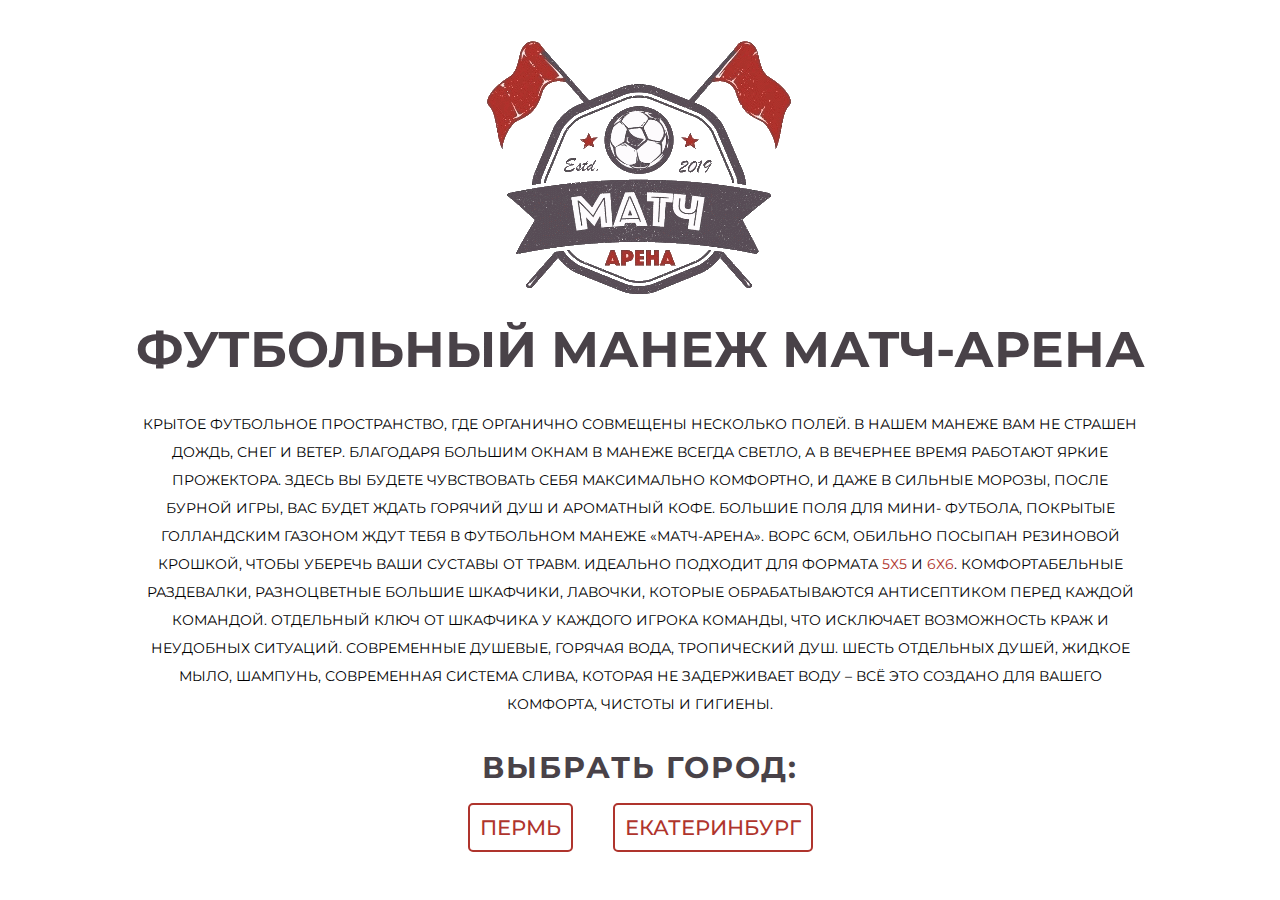
<file: index.html>
<!DOCTYPE html>
<html lang="ru">
  <head>
    <meta charset="UTF-8" />
    <meta name="viewport" content="width=device-width, initial-scale=1.0" />

    <!-- Yandex.Metrika counter -->
    <script type="text/javascript">
      (function (m, e, t, r, i, k, a) {
        m[i] =
          m[i] ||
          function () {
            (m[i].a = m[i].a || []).push(arguments);
          };
        m[i].l = 1 * new Date();
        (k = e.createElement(t)),
          (a = e.getElementsByTagName(t)[0]),
          (k.async = 1),
          (k.src = r),
          a.parentNode.insertBefore(k, a);
      })(
        window,
        document,
        "script",
        "https://mc.yandex.ru/metrika/tag.js",
        "ym"
      );

      ym(70676062, "init", {
        clickmap: true,
        trackLinks: true,
        accurateTrackBounce: true,
      });
    </script>
    <noscript
      ><div>
        <img
          src="https://mc.yandex.ru/watch/70676062"
          style="position: absolute; left: -9999px"
          alt=""
        /></div
    ></noscript>
    <!-- /Yandex.Metrika counter -->

    <!-- Google Tag Manager -->
    <script>
      (function (w, d, s, l, i) {
        w[l] = w[l] || [];
        w[l].push({ "gtm.start": new Date().getTime(), event: "gtm.js" });
        var f = d.getElementsByTagName(s)[0],
          j = d.createElement(s),
          dl = l != "dataLayer" ? "&l=" + l : "";
        j.async = true;
        j.src = "https://www.googletagmanager.com/gtm.js?id=" + i + dl;
        f.parentNode.insertBefore(j, f);
      })(window, document, "script", "dataLayer", "GTM-MMDNGN7");
    </script>
    <!-- End Google Tag Manager -->

    <meta
      name="description"
      content="Футбольный манеж Матч-Арена. Аренда футбольного поля в Перми и Екатеринбурге. Футбольные турниры, футбол для детей и взрослых в любую погоду"
    />
    <meta
      name="Keywords"
      content="аренда поле,
      футбольный манеж,
      аренда поля,
      футбольный зал,
      футбольные залы,
      аренда футбольного,
      футбольный аренда,
      футбол зал,
      футбол залы,
      аренда футбольного поля,
      мини футбольное поле,
      искусственное футбольное поле,
      футбол в зале,
      крытый манеж,
      мини футбол залы,
      манеж футбол,
      аренда манежа,
      манеж аренда,
      футбольный спортивный зал,
      зал для мини футбола,
      футбол зал аренда,
      крытое футбольное поле,
      футбольное поле с искусственным покрытием,
      аренда футбольного зала,
      футбольные залы аренда,
      футбольный зал аренда,
      мини футбол аренда,
      крытый футбольный манеж,
      игровое футбольное поле,
      аренда зала для футбола,
      манеж для футбола,
      игровые площадки футбольные поля,
      футбольное поле играть,
      новые футбольные поля,
      футбольный манеж аренда,
      мини футбольные залы,
      мини футбольный зал,
      футбол поле аренда,
      мини футбол залы аренда,
      спортивные залы футбол,
      спортивный зал футбол,
      взять поле в аренду,
      аренда поля для футбола,
      футбольное поле 8 на 8,
      найти футбольное поле,
      аренда крытого поля,
      аренда мини поля,
      аренда зала для мини футбола,
      футбольное поле лучшие,
      аренда крытого футбольного поля,
      снять футбольное поле,
      маленькое футбольное поле,
      футбольный манеж адрес,
      снять зал для футбола,
      футбольный манеж цена,
      поле в аренду цена,
      залы для игры в футбол,
      аренда мини футбольного поля,
      аренда манежа для футбола,
      футбольное поле манеж,
      манеж урал,
      футбол в зале играть,
      футбольный манеж стоимость,
      аренда поля для мини футбола,
      аренда поля стоимость,
      аренда футбольного поля цена,
      снять поле в аренду,
      аренда мини футбольного зала,
      мини футбольные залы аренда,
      крытый манеж для футбола,
      аренда закрытого футбольного поля,
      мини футбольные манежи,
      мини футбол манеж,
      размеры футбольных манежей,
      надувной манеж для футбола,
      манеж футбол цена,
      аренда футбольного поля стоимость,
      аренда манежа для детей,
      крытый футбольный манеж стоимость,
      аренда искусственного футбольного поля,
      аренда спортивного зала мини футбол"
    />
    <link rel="shortcut icon" href="img/favicon.ico" type="image/x-icon" />
    <link rel="stylesheet" href="./style_main.css" />
    <link
      href="https://fonts.googleapis.com/css2?family=Montserrat:ital,wght@0,100;0,200;0,300;0,400;0,500;0,600;0,700;0,800;0,900;1,100;1,200;1,300;1,400;1,500;1,600;1,700;1,800;1,900&display=swap"
      rel="stylesheet"
    />
    <title>Матч-Арена. Аренда футбольных полей</title>
  </head>
  <body>
    <!-- Google Tag Manager (noscript) -->
    <noscript
      ><iframe
        src="https://www.googletagmanager.com/ns.html?id=GTM-MMDNGN7"
        height="0"
        width="0"
        style="display: none; visibility: hidden"
      ></iframe
    ></noscript>
    <!-- End Google Tag Manager (noscript) -->

    <div class="outer">
      <div class="inner">
        <header class="logo">
          <a href="index.html"><img src="img/logo.png" alt="logo" /></a>
        </header>
        <h1>Футбольный манеж Матч-Арена</h1>
        <section>
          <article>
            <div class="pc-text">
              <p>
                КРЫТОЕ ФУТБОЛЬНОЕ ПРОСТРАНСТВО, ГДЕ ОРГАНИЧНО СОВМЕЩЕНЫ
                НЕСКОЛЬКО ПОЛЕЙ. В НАШЕМ МАНЕЖЕ ВАМ НЕ СТРАШЕН ДОЖДЬ, СНЕГ И
                ВЕТЕР. БЛАГОДАРЯ БОЛЬШИМ ОКНАМ В МАНЕЖЕ ВСЕГДА СВЕТЛО, А В
                ВЕЧЕРНЕЕ ВРЕМЯ РАБОТАЮТ ЯРКИЕ ПРОЖЕКТОРА. ЗДЕСЬ ВЫ БУДЕТЕ
                ЧУВСТВОВАТЬ СЕБЯ МАКСИМАЛЬНО КОМФОРТНО, И ДАЖЕ В СИЛЬНЫЕ МОРОЗЫ,
                ПОСЛЕ БУРНОЙ ИГРЫ, ВАС БУДЕТ ЖДАТЬ ГОРЯЧИЙ ДУШ И АРОМАТНЫЙ КОФЕ.
                БОЛЬШИЕ ПОЛЯ ДЛЯ МИНИ- ФУТБОЛА, ПОКРЫТЫЕ ГОЛЛАНДСКИМ ГАЗОНОМ
                ЖДУТ ТЕБЯ В ФУТБОЛЬНОМ МАНЕЖЕ «МАТЧ-АРЕНА». ВОРС 6СМ, ОБИЛЬНО
                ПОСЫПАН РЕЗИНОВОЙ КРОШКОЙ, ЧТОБЫ УБЕРЕЧЬ ВАШИ СУСТАВЫ ОТ ТРАВМ.
                ИДЕАЛЬНО ПОДХОДИТ ДЛЯ ФОРМАТА
                <span>5Х5</span> И <span>6Х6</span>. КОМФОРТАБЕЛЬНЫЕ РАЗДЕВАЛКИ,
                РАЗНОЦВЕТНЫЕ БОЛЬШИЕ ШКАФЧИКИ, ЛАВОЧКИ, КОТОРЫЕ ОБРАБАТЫВАЮТСЯ
                АНТИСЕПТИКОМ ПЕРЕД КАЖДОЙ КОМАНДОЙ. ОТДЕЛЬНЫЙ КЛЮЧ ОТ ШКАФЧИКА У
                КАЖДОГО ИГРОКА КОМАНДЫ, ЧТО ИСКЛЮЧАЕТ ВОЗМОЖНОСТЬ КРАЖ И
                НЕУДОБНЫХ СИТУАЦИЙ. СОВРЕМЕННЫЕ ДУШЕВЫЕ, ГОРЯЧАЯ ВОДА,
                ТРОПИЧЕСКИЙ ДУШ. ШЕСТЬ ОТДЕЛЬНЫХ ДУШЕЙ, ЖИДКОЕ МЫЛО, ШАМПУНЬ,
                СОВРЕМЕННАЯ СИСТЕМА СЛИВА, КОТОРАЯ НЕ ЗАДЕРЖИВАЕТ ВОДУ – ВСЁ ЭТО
                СОЗДАНО ДЛЯ ВАШЕГО КОМФОРТА, ЧИСТОТЫ И ГИГИЕНЫ.
              </p>
            </div>
            <div class="m-text">
              <ul class="advantage">
                <li>Мини-футбол формата <span>5х5</span> и <span>6х6</span></li>
                <li>вместительная парковка</li>
                <li>футбольные поля (40*22м) с новым голландским покрытием</li>
                <li>тёплые раздевалки</li>
                <li>горячий душ / сауна</li>
                <li>кофе / кулер с питьевой водой</li>
              </ul>
            </div>
          </article>
        </section>
        <section>
          <h2>Выбрать город:</h2>
          <ul class="city-redir">
            <li><a href="./prm.html">Пермь</a></li>
            <li><a href="./ekb.html">Екатеринбург</a></li>
          </ul>
        </section>
      </div>
    </div>
    <script src="./animation.js"></script>
  </body>
</html>
</file>
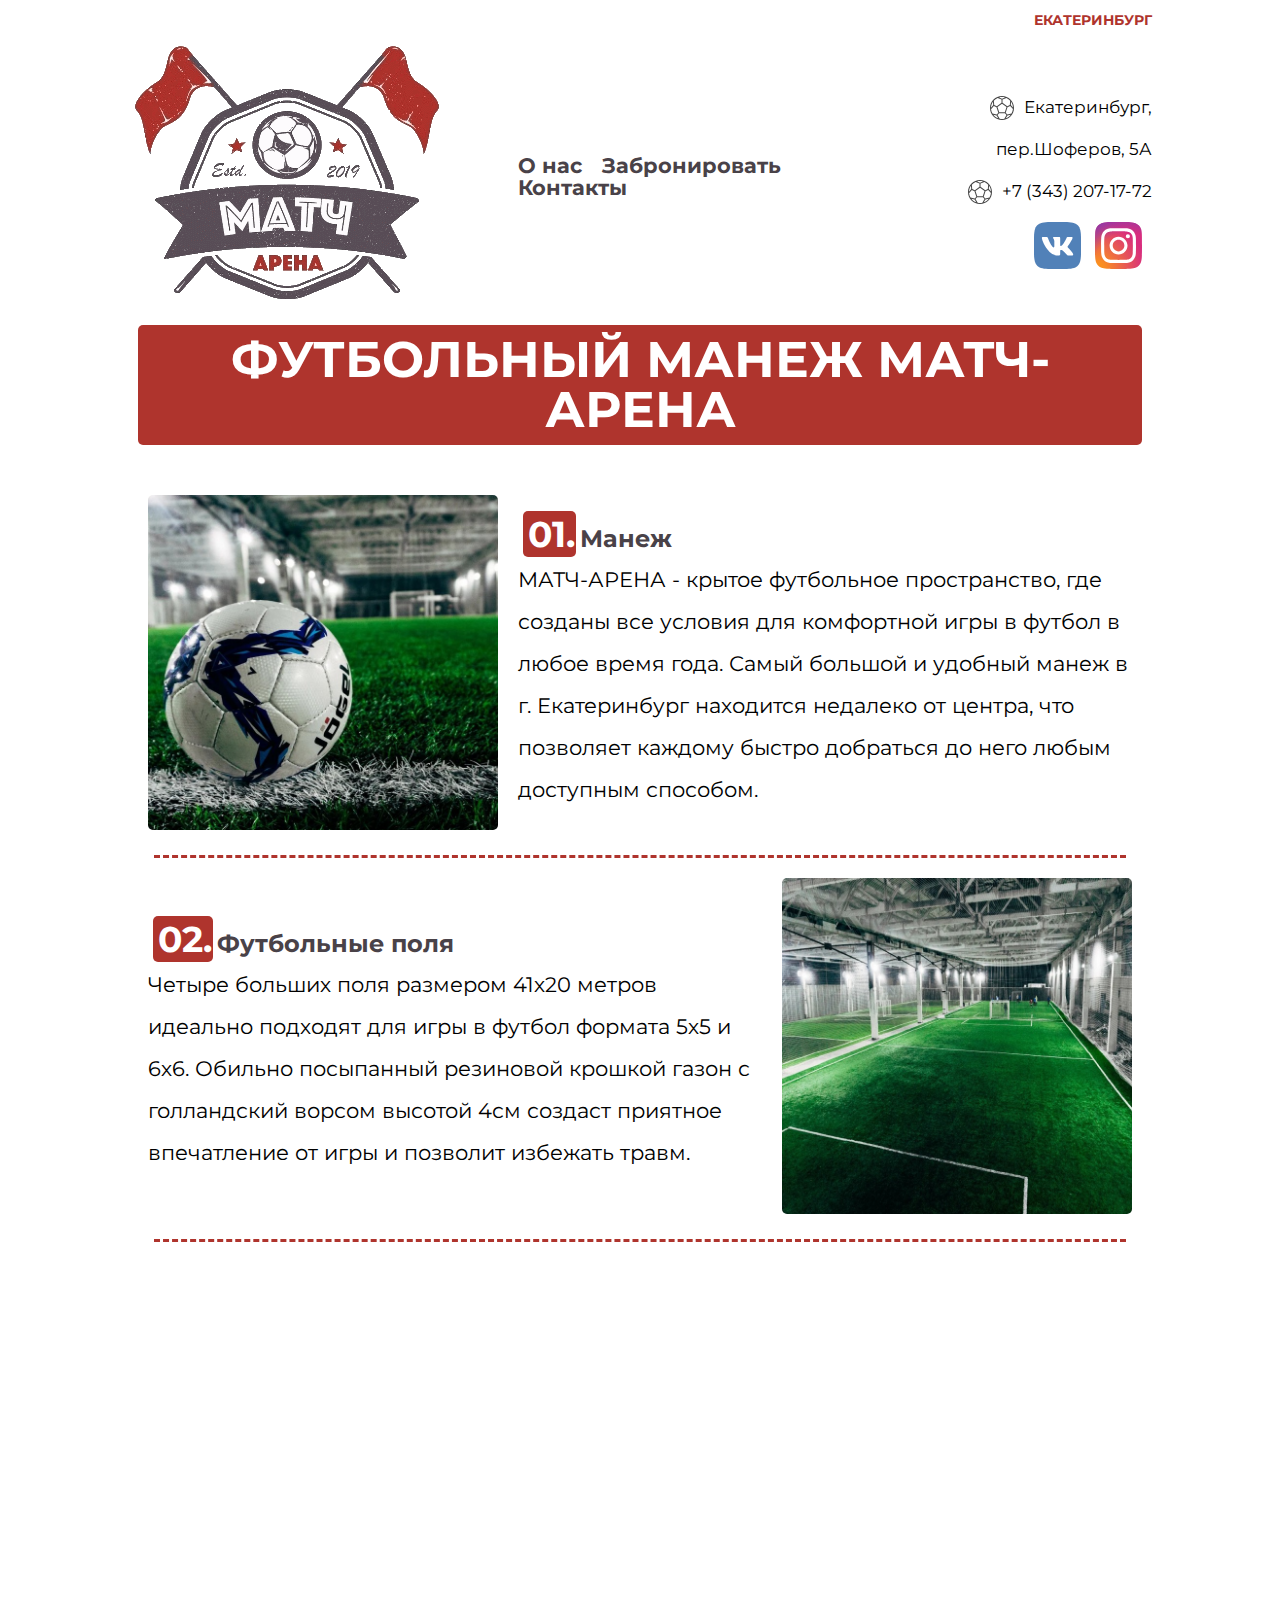
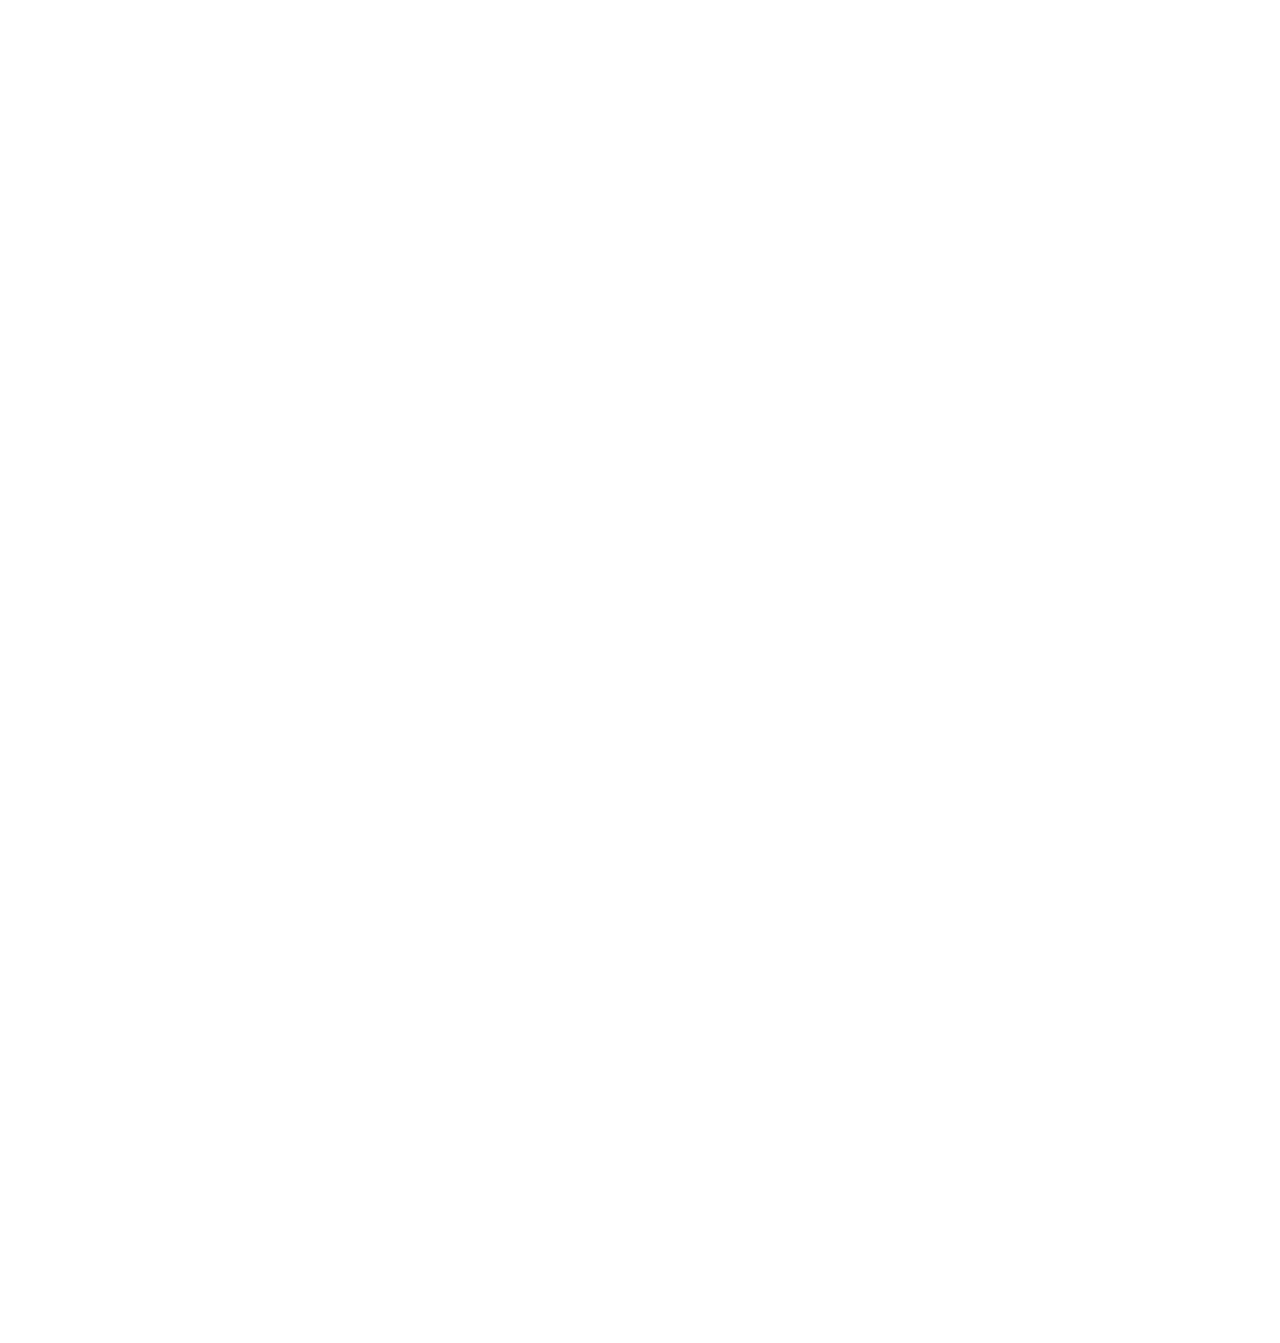
<file: ekb.html>
<!DOCTYPE html>
<html lang="ru">
  <head>
    <meta charset="UTF-8" />
    <meta name="viewport" content="width=device-width, initial-scale=1.0" />

    <!-- Yandex.Metrika counter -->
    <script type="text/javascript">
      (function (m, e, t, r, i, k, a) {
        m[i] =
          m[i] ||
          function () {
            (m[i].a = m[i].a || []).push(arguments);
          };
        m[i].l = 1 * new Date();
        (k = e.createElement(t)),
          (a = e.getElementsByTagName(t)[0]),
          (k.async = 1),
          (k.src = r),
          a.parentNode.insertBefore(k, a);
      })(
        window,
        document,
        "script",
        "https://mc.yandex.ru/metrika/tag.js",
        "ym"
      );

      ym(70676062, "init", {
        clickmap: true,
        trackLinks: true,
        accurateTrackBounce: true,
      });
    </script>
    <noscript
      ><div>
        <img
          src="https://mc.yandex.ru/watch/70676062"
          style="position: absolute; left: -9999px"
          alt=""
        /></div
    ></noscript>
    <!-- /Yandex.Metrika counter -->

    <!-- Google Tag Manager -->
    <script>
      (function (w, d, s, l, i) {
        w[l] = w[l] || [];
        w[l].push({ "gtm.start": new Date().getTime(), event: "gtm.js" });
        var f = d.getElementsByTagName(s)[0],
          j = d.createElement(s),
          dl = l != "dataLayer" ? "&l=" + l : "";
        j.async = true;
        j.src = "https://www.googletagmanager.com/gtm.js?id=" + i + dl;
        f.parentNode.insertBefore(j, f);
      })(window, document, "script", "dataLayer", "GTM-MMDNGN7");
    </script>
    <!-- End Google Tag Manager -->

    <meta
      name="description"
      content="Футбольный манеж Матч-Арена. Аренда футбольного поля в г.Екатеринбург. Футбольные турниры, футбол для детей и взрослых в любую погоду"
    />
    <meta
      name="Keywords"
      content="аренда поле,
      футбольный манеж,
      аренда поля,
      футбольный зал,
      футбольные залы,
      аренда футбольного,
      футбольный аренда,
      футбол зал,
      футбол залы,
      аренда футбольного поля,
      мини футбольное поле,
      искусственное футбольное поле,
      футбол в зале,
      крытый манеж,
      мини футбол залы,
      манеж футбол,
      аренда манежа,
      манеж аренда,
      футбольный спортивный зал,
      манеж екатеринбург,
      зал для мини футбола,
      футбол зал аренда,
      мини футбол екатеринбург,
      крытое футбольное поле,
      футбольное поле с искусственным покрытием,
      аренда футбольного зала,
      футбольные залы аренда,
      футбольный зал аренда,
      мини футбол аренда,
      крытый футбольный манеж,
      игровое футбольное поле,
      аренда зала для футбола,
      манеж для футбола,
      игровые площадки футбольные поля,
      футбольное поле играть,
      новые футбольные поля,
      футбольный манеж аренда,
      мини футбольные залы,
      мини футбольный зал,
      футбол поле аренда,
      мини футбол залы аренда,
      спортивные залы футбол,
      спортивный зал футбол,
      взять поле в аренду,
      аренда поля для футбола,
      футбольное поле 8 на 8,
      найти футбольное поле,
      аренда крытого поля,
      аренда мини поля,
      аренда зала для мини футбола,
      футбольное поле лучшие,
      аренда крытого футбольного поля,
      снять футбольное поле,
      маленькое футбольное поле,
      футбольный манеж адрес,
      снять зал для футбола,
      футбольный манеж цена,
      поле в аренду цена,
      залы для игры в футбол,
      аренда мини футбольного поля,
      аренда манежа для футбола,
      футбольное поле манеж,
      манеж урал,
      футбол в зале играть,
      футбольный манеж стоимость,
      аренда поля для мини футбола,
      аренда поля стоимость,
      аренда футбольного поля цена,
      снять поле в аренду,
      аренда мини футбольного зала,
      мини футбольные залы аренда,
      крытый манеж для футбола,
      аренда поля екатеринбург,
      аренда закрытого футбольного поля,
      манеж урал екатеринбург,
      мини футбольные манежи,
      мини футбол манеж,
      аренда футбольного поля екатеринбург,
      футбольный манеж екатеринбург,
      размеры футбольных манежей,
      надувной манеж для футбола,
      манеж футбол цена,
      аренда футбольного поля стоимость,
      аренда манежа для детей,
      крытый футбольный манеж стоимость,
      аренда искусственного футбольного поля,
      аренда зала для мини футбола екатеринбург,
      аренда зала для футбола в екатеринбурге,
      аренда спортивного зала мини футбол"
    />
    <link rel="shortcut icon" href="img/favicon.ico" type="image/x-icon" />
    <link rel="stylesheet" href="./style.css" />
    <link
      href="https://fonts.googleapis.com/css2?family=Montserrat:ital,wght@0,100;0,200;0,300;0,400;0,500;0,600;0,700;0,800;0,900;1,100;1,200;1,300;1,400;1,500;1,600;1,700;1,800;1,900&display=swap"
      rel="stylesheet"
    />
    <link
      href="https://fonts.googleapis.com/css2?family=Philosopher:ital,wght@0,400;0,700;1,400;1,700&display=swap"
      rel="stylesheet"
    />

    <!-- Bookform widget -->
    <script>
      (function (w, d, s, o, f, js, fjs) {
        w["BookformObject"] = o;
        w[o] =
          w[o] ||
          function () {
            (w[o].q = w[o].q || []).push(arguments);
          };
        (js = d.createElement(s)), (fjs = d.getElementsByTagName(s)[0]);
        js.id = o;
        js.src = f;
        js.async = 1;
        fjs.parentNode.insertBefore(js, fjs);
      })(
        window,
        document,
        "script",
        "Bookform",
        "https://widget.bookform.ru/45116/js"
      );
      Bookform("floatingButton", { id: 45116 });
    </script>
    <!-- End Bookform widget -->

    <title>Матч-Арена. Футбольный манеж в Екатеринбурге</title>
  </head>
  <body>
    <!-- Google Tag Manager (noscript) -->
    <noscript
      ><iframe
        src="https://www.googletagmanager.com/ns.html?id=GTM-MMDNGN7"
        height="0"
        width="0"
        style="display: none; visibility: hidden"
      ></iframe
    ></noscript>
    <!-- End Google Tag Manager (noscript) -->

    <!-- Выбор города -->
    <div class="wrapper">
      <div class="dropdown">
        <a class="city​-selection">Выбрать город</a>
        <div class="dropdown-child">
          <a href="./prm.html">Пермь</a>
          <a href="./ekb.html">Екатеринбург</a>
        </div>
      </div>
    </div>
    <!-- Хэдер -->
    <header>
      <!-- Логотип -->
      <div class="logo">
        <a href="./"><img src="img/logo.png" alt="logo" /></a>
      </div>
      <!-- Меню -->
      <nav class="menu">
        <ul>
          <li><a href="#about">О нас</a></li>
          <li><a href="#booking">Забронировать</a></li>
          <li><a href="#contacts">Контакты</a></li>
        </ul>
      </nav>
      <!-- Хэддер контакты -->
      <ul class="header-contacts">
        <li><img src="./img/ball.svg" />Екатеринбург, пер.Шоферов, 5А</li>
        <li>
          <img src="./img/ball.svg" /><a href="tel:+73432071772"
            >+7 (343) 207-17-72</a
          >
        </li>
        <li>
          <a href="https://vk.com/match_arena_ekb" target="_blank"
            ><img src="img/vk-logo.svg" alt="Vkontakte" width="57" height="57"
          /></a>
          <a href="https://www.instagram.com/match_arena_ekb/" target="_blank"
            ><img
              src="img/instagram-logo.svg"
              alt="Instagram"
              width="57"
              height="57"
          /></a>
        </li>
      </ul>
    </header>
    <!-- Основной контент -->
    <main>
      <h1>Футбольный манеж Матч-Арена</h1>
      <!-- Раздел "О нас" -->
      <section class="about" id="about">
        <h2>О нас</h2>
        <!-- Список преимуществ -->
        <ul>
          <li class="anim">
            <article>
              <div>
                <figure>
                  <img src="img/5-1.jpg" alt="Манеж" />
                </figure>
              </div>
              <div>
                <h3><span>01.</span>Манеж</h3>
                <p>
                  МАТЧ-АРЕНА - крытое футбольное пространство, где созданы все
                  условия для комфортной игры в футбол в любое время года. Самый
                  большой и удобный манеж в г. Екатеринбург находится недалеко
                  от центра, что позволяет каждому быстро добраться до него
                  любым доступным способом.
                </p>
              </div>
            </article>
          </li>
          <li class="anim">
            <article>
              <div>
                <figure>
                  <img src="img/6-1.jpg" alt="Футбольные поля" />
                </figure>
              </div>
              <div>
                <h3><span>02.</span>Футбольные поля</h3>
                <p>
                  Четыре больших поля размером 41х20 метров идеально подходят
                  для игры в футбол формата 5х5 и 6х6. Обильно посыпанный
                  резиновой крошкой газон с голландский ворсом высотой 4см
                  создаст приятное впечатление от игры и позволит избежать
                  травм.
                </p>
              </div>
            </article>
          </li>
          <li class="anim">
            <article>
              <div>
                <figure>
                  <img src="img/7-1.jpg" alt="Раздевалки" />
                </figure>
              </div>
              <div>
                <h3><span>03.</span>Раздевалки</h3>
                <p>
                  Восемь вместительных теплых раздевалок с мягкими сидениями
                  позволят командам подготовиться к предстоящей игре или
                  тренировке. Каждая раздевалка закрывается на ключ для
                  сохранности вашего имущества и ценных вещей.
                </p>
              </div>
            </article>
          </li>
          <li class="anim">
            <article>
              <div>
                <figure>
                  <img src="img/8-1.jpg" alt="Душевые" />
                </figure>
              </div>
              <div>
                <h3><span>04.</span>Душ и сауна</h3>
                <p>
                  После игры всегда можно воспользоваться современной душевой,
                  рассчитанной на 7 человек, и горячей сауной для всей вашей
                  команды.
                </p>
              </div>
            </article>
          </li>
          <!-- <li class="anim">
            <article>
              <div>
                <figure>
                  <img src="img/9-1.jpg" alt="Сауна" />
                </figure>
              </div>
              <div>
                <h3><span>05.</span>Сауна</h3>
                <p>
                  И, пожалуй, визитная карточка нашего манежа – это сауна. Как
                  приятно посидеть в нагретой сауне после спорта, особенно,
                  когда на улице -25*С. Погреться, расслабиться. Сауна - зона
                  комфорта и расслабления. Кто-то позволяет себе отдохнуть телом
                  и душой изредка, поэтому поход в сауну — целое событие.
                </p>
              </div>
            </article>
          </li> -->
        </ul>
      </section>

      <!-- Блок брони -->
      <section class="booking anim" id="booking">
        <div class="price-list">
          <ul>
            <li>
              <span>ПН - ПТ с 10:00 до 16:00*</span>
            </li>
            <li>
              <span>ПН - ПТ с 16:00 до 18:00</span>
            </li>
            <li>
              <span>ПН - ПТ с 18:00 до 00:00</span>
            </li>
            <li>
              <span>Суббота*</span>
            </li>
            <li>
              <span>Воскресенье</span>
            </li>
          </ul>

          <ul>
            <li>
              <span>1500 ₽/ч</span>
            </li>
            <li>
              <span>2000 ₽/ч</span>
            </li>
            <li>
              <span>2500 ₽/ч</span>
            </li>
            <li>
              <span>2500 ₽/ч</span>
            </li>
            <li>
              <span>2500 ₽/ч</span>
            </li>
          </ul>
        </div>
        <span>*Скидка при бронировании от 2-х часов</span>
        <a class="self_book_btn">
          <svg>
            <rect x="0" y="0" fill="none" width="100%" height="100%" />
          </svg>
          Забронировать
        </a>
      </section>

      <!-- Контакты -->
      <section class="contacts anim" id="contacts">
        <div>
          <h2>Контакты</h2>
          <ul>
            <li>
              <span>Адрес:</span>
              <p>г.Екатеринбург, пер.Шоферов, 5А</p>
            </li>
            <li>
              <span>Телефон:</span>
              <a href="tel:+73432071772">+7 (343) 207-17-72</a>
            </li>
            <li>
              <span>E-mail:</span>
              <a href="mailto:football@leather-ball.ru"
                >football@leather-ball.ru</a
              >
            </li>
          </ul>
        </div>
        <div class="map">
          <iframe
            src="https://yandex.ru/map-widget/v1/?um=constructor%3A8f944c84a755243abe73e9d689287fc58a409e98745a2bf1c4f334cc5a3d434c&amp;source=constructor"
            width="500"
            height="400"
            frameborder="0"
          ></iframe>
        </div>
      </section>
    </main>

    <!-- Футер -->
    <footer class="anim">
      <span>Мы в соц.сетях</span>
      <div class="social">
        <a href="https://vk.com/match_arena_ekb" target="_blank"
          ><img src="img/vk-logo.svg" alt="Vkontakte" width="57" height="57"
        /></a>
        <a href="https://www.instagram.com/match_arena_ekb/" target="_blank"
          ><img
            src="img/instagram-logo.svg"
            alt="Instagram"
            width="57"
            height="57"
        /></a>
      </div>
    </footer>

    <!-- VK Widget -->
    <script
      type="text/javascript"
      src="//vk.com/js/api/openapi.js?140"
    ></script>
    <div id="vk_community_messages">&nbsp;</div>
    <script type="text/javascript">
      VK.Widgets.CommunityMessages("vk_community_messages", 198071790, {
        tooltipButtonText: "Есть вопрос?",
      });
    </script>
    <!-- VK Widget -->

    <div class="up-button" />
    <script src="./up-button.js"></script>
    <script src="./animation.js"></script>
  </body>
</html>
</file>
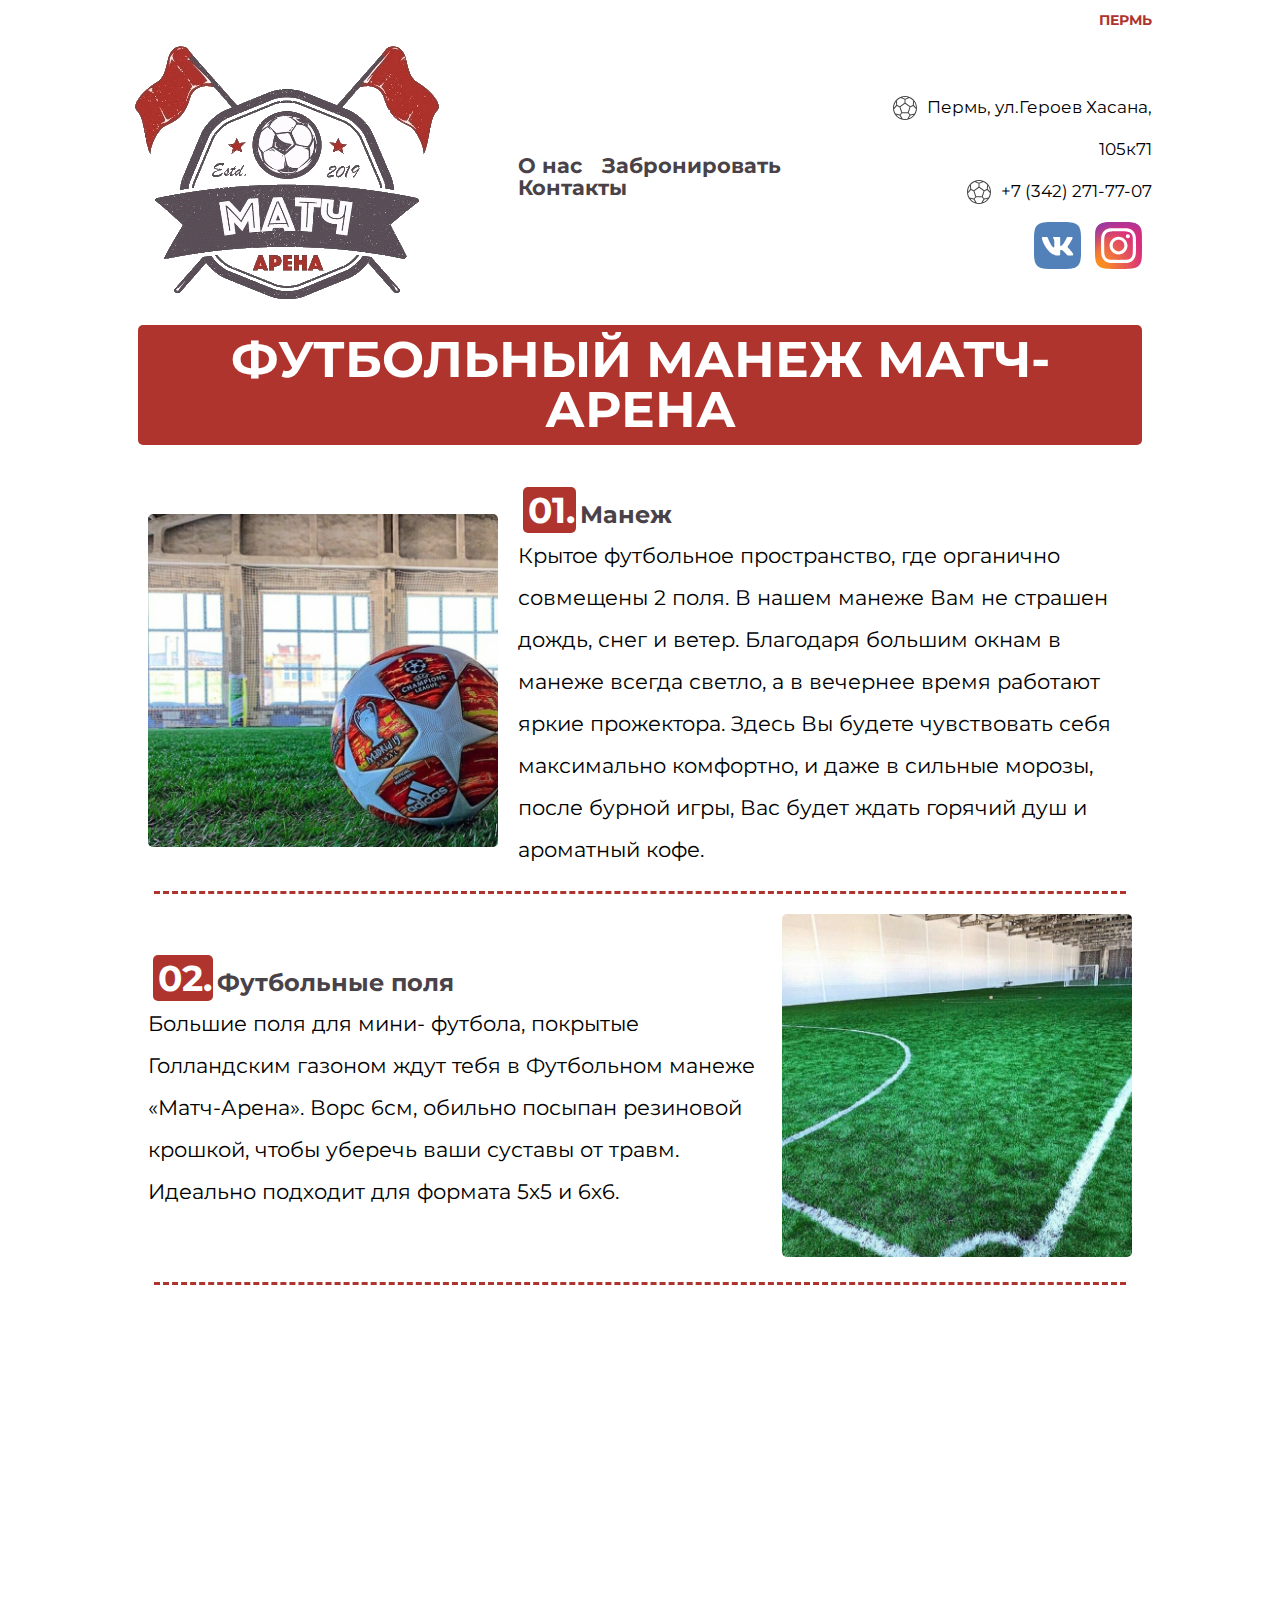
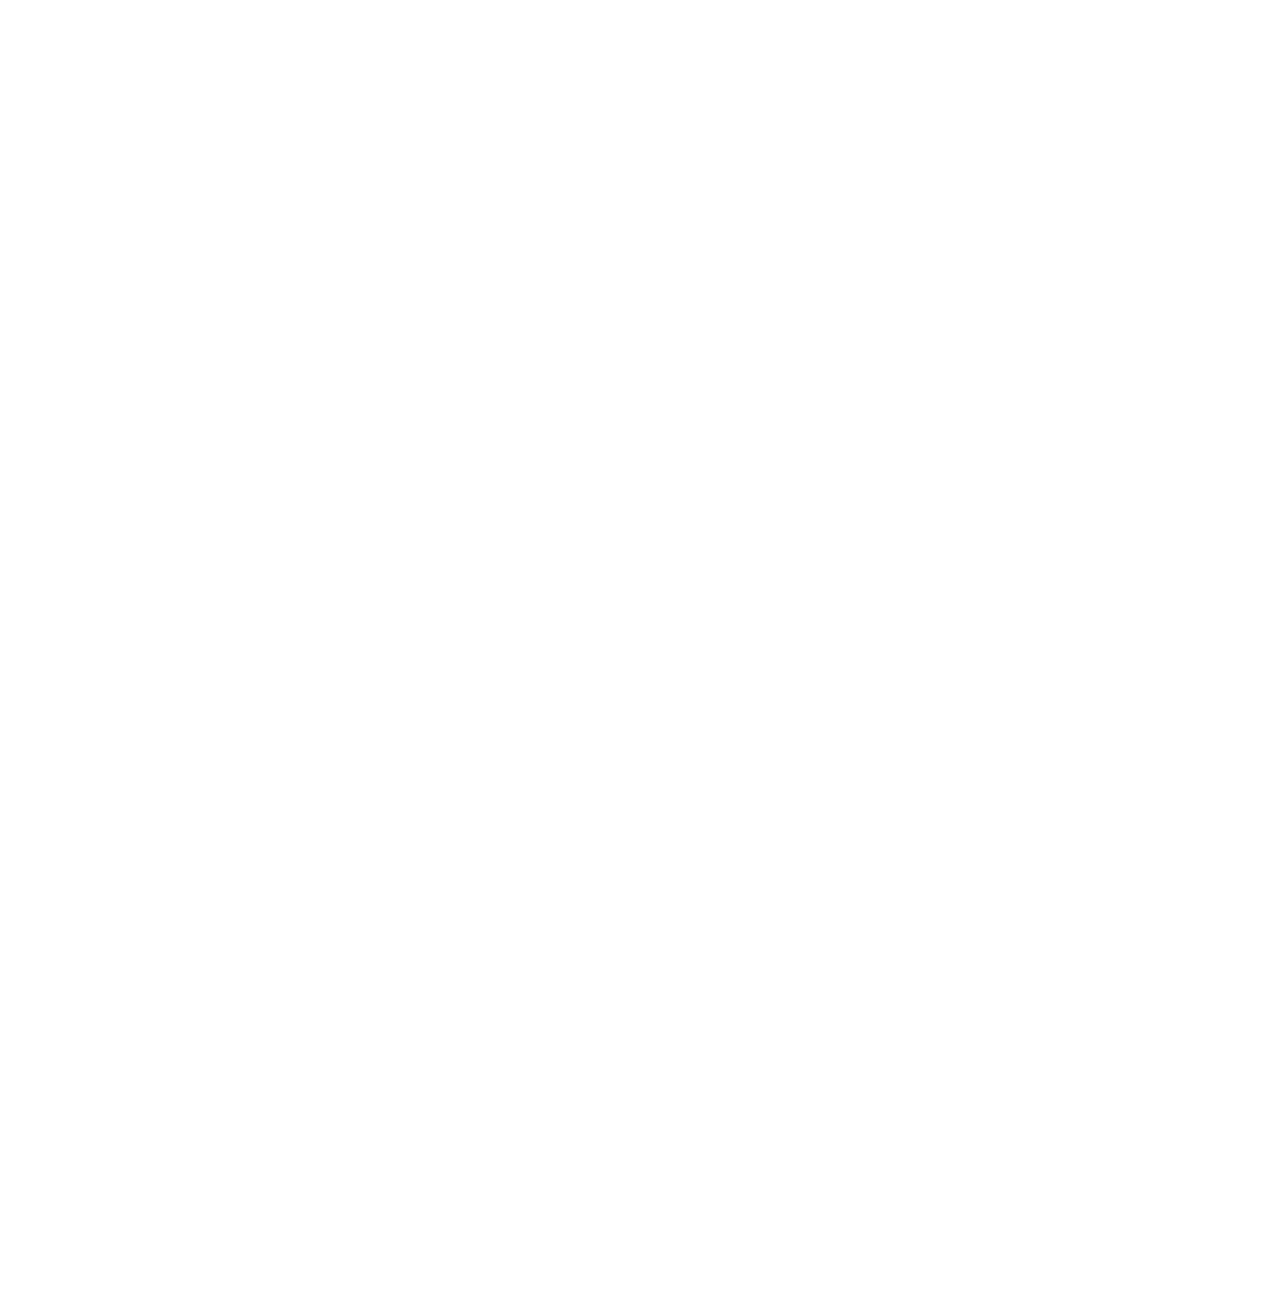
<file: prm.html>
<!DOCTYPE html>
<html lang="ru">
  <head>
    <meta charset="UTF-8" />
    <meta name="viewport" content="width=device-width, initial-scale=1.0" />

    <!-- Yandex.Metrika counter -->
    <script type="text/javascript">
      (function (m, e, t, r, i, k, a) {
        m[i] =
          m[i] ||
          function () {
            (m[i].a = m[i].a || []).push(arguments);
          };
        m[i].l = 1 * new Date();
        (k = e.createElement(t)),
          (a = e.getElementsByTagName(t)[0]),
          (k.async = 1),
          (k.src = r),
          a.parentNode.insertBefore(k, a);
      })(
        window,
        document,
        "script",
        "https://mc.yandex.ru/metrika/tag.js",
        "ym"
      );

      ym(70676062, "init", {
        clickmap: true,
        trackLinks: true,
        accurateTrackBounce: true,
      });
    </script>
    <noscript
      ><div>
        <img
          src="https://mc.yandex.ru/watch/70676062"
          style="position: absolute; left: -9999px"
          alt=""
        /></div
    ></noscript>
    <!-- /Yandex.Metrika counter -->

    <!-- Google Tag Manager -->
    <script>
      (function (w, d, s, l, i) {
        w[l] = w[l] || [];
        w[l].push({ "gtm.start": new Date().getTime(), event: "gtm.js" });
        var f = d.getElementsByTagName(s)[0],
          j = d.createElement(s),
          dl = l != "dataLayer" ? "&l=" + l : "";
        j.async = true;
        j.src = "https://www.googletagmanager.com/gtm.js?id=" + i + dl;
        f.parentNode.insertBefore(j, f);
      })(window, document, "script", "dataLayer", "GTM-MMDNGN7");
    </script>
    <!-- End Google Tag Manager -->

    <meta
      name="Keywords"
      content="аренда поле,
    футбольный манеж,
    аренда поля,
    футбольный зал,
    футбольные залы,
    аренда футбольного,
    футбольный аренда,
    футбол зал,
    футбол залы,
    аренда футбольного поля,
    мини футбольное поле,
    искусственное футбольное поле,
    футбол в зале,
    крытый манеж,
    мини футбол залы,
    манеж футбол,
    аренда манежа,
    манеж аренда,
    футбольный спортивный зал,
    манеж пермь,
    зал для мини футбола,
    футбол зал аренда,
    мини футбол пермь,
    крытое футбольное поле,
    футбольное поле с искусственным покрытием,
    аренда футбольного зала,
    футбольные залы аренда,
    футбольный зал аренда,
    мини футбол аренда,
    крытый футбольный манеж,
    игровое футбольное поле,
    аренда зала для футбола,
    манеж для футбола,
    игровые площадки футбольные поля,
    футбольное поле играть,
    новые футбольные поля,
    футбольный манеж аренда,
    мини футбольные залы,
    мини футбольный зал,
    футбол поле аренда,
    мини футбол залы аренда,
    спортивные залы футбол,
    спортивный зал футбол,
    взять поле в аренду,
    аренда поля для футбола,
    футбольное поле 8 на 8,
    найти футбольное поле,
    аренда крытого поля,
    аренда мини поля,
    аренда зала для мини футбола,
    футбольное поле лучшие,
    аренда крытого футбольного поля,
    снять футбольное поле,
    маленькое футбольное поле,
    футбольный манеж адрес,
    снять зал для футбола,
    футбольный манеж цена,
    поле в аренду цена,
    залы для игры в футбол,
    аренда мини футбольного поля,
    аренда манежа для футбола,
    футбольное поле манеж,
    манеж урал,
    футбол в зале играть,
    футбольный манеж стоимость,
    аренда поля для мини футбола,
    аренда поля стоимость,
    аренда футбольного поля цена,
    снять поле в аренду,
    аренда мини футбольного зала,
    мини футбольные залы аренда,
    крытый манеж для футбола,
    аренда поля пермь,
    аренда закрытого футбольного поля,
    манеж урал пермь,
    мини футбольные манежи,
    мини футбол манеж,
    аренда футбольного поля пермь,
    футбольный манеж пермь,
    размеры футбольных манежей,
    надувной манеж для футбола,
    манеж футбол цена,
    аренда футбольного поля стоимость,
    аренда манежа для детей,
    крытый футбольный манеж стоимость,
    аренда искусственного футбольного поля,
    аренда зала для мини футбола екатеринбург,
    аренда зала для футбола в пермь,
    аренда спортивного зала мини футбол"
    />
    <meta
      name="description"
      content="Футбольный манеж Матч-Арена. Аренда футбольного поля в г.Пермь. Футбольные турниры, футбол для детей и взрослых в любую погоду"
    />
    <link rel="shortcut icon" href="img/favicon.ico" type="image/x-icon" />

    <link
      href="https://fonts.googleapis.com/css2?family=Montserrat:ital,wght@0,100;0,200;0,300;0,400;0,500;0,600;0,700;0,800;0,900;1,100;1,200;1,300;1,400;1,500;1,600;1,700;1,800;1,900&display=swap"
      rel="stylesheet"
    />
    <link
      href="https://fonts.googleapis.com/css2?family=Philosopher:ital,wght@0,400;0,700;1,400;1,700&display=swap"
      rel="stylesheet"
    />

    <!-- Bookform widget -->
    <script>
      (function (w, d, s, o, f, js, fjs) {
        w["BookformObject"] = o;
        w[o] =
          w[o] ||
          function () {
            (w[o].q = w[o].q || []).push(arguments);
          };
        (js = d.createElement(s)), (fjs = d.getElementsByTagName(s)[0]);
        js.id = o;
        js.src = f;
        js.async = 1;
        fjs.parentNode.insertBefore(js, fjs);
      })(
        window,
        document,
        "script",
        "Bookform",
        "https://widget.bookform.ru/44916/js"
      );
      Bookform("floatingButton", { id: 44916 });
    </script>
    <!-- End Bookform widget -->
    <link rel="stylesheet" href="./style.css" />
    <title>Матч-Арена. Футбольный манеж в Перми</title>
  </head>
  <body>
    <!-- Google Tag Manager (noscript) -->
    <noscript
      ><iframe
        src="https://www.googletagmanager.com/ns.html?id=GTM-MMDNGN7"
        height="0"
        width="0"
        style="display: none; visibility: hidden"
      ></iframe
    ></noscript>
    <!-- End Google Tag Manager (noscript) -->

    <!-- Выбор города -->
    <div class="wrapper">
      <div class="dropdown">
        <a class="city​-selection">Выбрать город</a>
        <div class="dropdown-child">
          <a href="./prm.html">Пермь</a>
          <a href="./ekb.html">Екатеринбург</a>
        </div>
      </div>
    </div>
    <!-- Хэдер -->
    <header>
      <!-- Логотип -->
      <div class="logo">
        <a href="./"><img src="img/logo.png" alt="logo" /></a>
      </div>
      <!-- Меню -->
      <nav class="menu">
        <ul>
          <li><a href="#about">О нас</a></li>
          <li><a href="#booking">Забронировать</a></li>
          <li><a href="#contacts">Контакты</a></li>
        </ul>
      </nav>
      <!-- Хэддер контакты -->
      <ul class="header-contacts">
        <li><img src="./img/ball.svg" />Пермь, ул.Героев Хасана, 105к71</li>
        <li>
          <img src="./img/ball.svg" /><a href="tel:+73422717707"
            >+7 (342) 271-77-07</a
          >
        </li>
        <li>
          <a href="https://vk.com/match_arena_perm" target="_blank"
            ><img src="img/vk-logo.svg" alt="Vkontakte" width="57" height="57"
          /></a>
          <a href="https://www.instagram.com/match_arena_perm/" target="_blank"
            ><img
              src="img/instagram-logo.svg"
              alt="Instagram"
              width="57"
              height="57"
          /></a>
        </li>
      </ul>
    </header>
    <!-- Основной контент -->
    <main>
      <h1>Футбольный манеж Матч-Арена</h1>
      <!-- Раздел "О нас" -->
      <section class="about" id="about">
        <h2>О нас</h2>
        <!-- Список преимуществ -->
        <ul>
          <li class="anim">
            <article>
              <div>
                <figure>
                  <img src="img/1-1.jpg" alt="Манеж" />
                </figure>
              </div>
              <div>
                <h3><span>01.</span>Манеж</h3>
                <p>
                  Крытое футбольное пространство, где органично совмещены 2
                  поля. В нашем манеже Вам не страшен дождь, снег и ветер.
                  Благодаря большим окнам в манеже всегда светло, а в вечернее
                  время работают яркие прожектора. Здесь Вы будете чувствовать
                  себя максимально комфортно, и даже в сильные морозы, после
                  бурной игры, Вас будет ждать горячий душ и ароматный кофе.
                </p>
              </div>
            </article>
          </li>
          <li class="anim">
            <article>
              <div>
                <figure>
                  <img src="img/2-1.jpg" alt="Футбольные поля" />
                </figure>
              </div>
              <div>
                <h3><span>02.</span>Футбольные поля</h3>
                <p>
                  Большие поля для мини- футбола, покрытые Голландским газоном
                  ждут тебя в Футбольном манеже «Матч-Арена». Ворс 6см, обильно
                  посыпан резиновой крошкой, чтобы уберечь ваши суставы от
                  травм. Идеально подходит для формата 5х5 и 6х6.
                </p>
              </div>
            </article>
          </li>
          <li class="anim">
            <article>
              <div>
                <figure>
                  <img src="img/3-1.jpg" alt="Раздевалки" />
                </figure>
              </div>
              <div>
                <h3><span>03.</span>Раздевалки</h3>
                <p>
                  Две комфортабельных раздевалки, разноцветные большие шкафчики,
                  лавочки, которые обрабатываются антисептиком перед каждой
                  командой. Отдельный ключ от шкафчика у каждого игрока команды,
                  что исключает возможность краж и неудобных ситуаций.
                </p>
              </div>
            </article>
          </li>
          <li class="anim">
            <article>
              <div>
                <figure>
                  <img src="img/4-1.jpg" alt="Душевые" />
                </figure>
              </div>
              <div>
                <h3><span>04.</span>Душевые</h3>
                <p>
                  Современные душевые, горячая вода, тропический душ. Шесть
                  отдельных душей, жидкое мыло, шампунь, современная система
                  слива, которая не задерживает воду – всё это создано для
                  Вашего комфорта, чистоты и гигиены.
                </p>
              </div>
            </article>
          </li>
        </ul>
      </section>

      <!-- Блок брони -->
      <section class="booking anim" id="booking">
        <div class="price-list">
          <ul>
            <li>
              <span>ПН - ПТ с 00:00 до 18:00</span>
            </li>
            <li>
              <span>ПН - ПТ с 18:00 до 00:00</span>
            </li>
            <li>
              <span>Суббота</span>
            </li>
            <li>
              <span>Воскресенье</span>
            </li>
          </ul>

          <ul>
            <li>
              <span>1500 ₽/ч</span>
            </li>
            <li>
              <span>2000 ₽/ч</span>
            </li>
            <li>
              <span>1500 ₽/ч</span>
            </li>
            <li>
              <span>2000 ₽/ч</span>
            </li>
          </ul>
        </div>
        <a class="self_book_btn">
          <svg>
            <rect x="0" y="0" fill="none" width="100%" height="100%" />
          </svg>
          Забронировать
        </a>
      </section>

      <!-- Контакты -->
      <section class="contacts anim" id="contacts">
        <div>
          <h2>Контакты</h2>
          <ul>
            <li>
              <span>Адрес:</span>
              <p>г.Пермь, ул.Героев Хасана, 105к71</p>
            </li>
            <li>
              <span>Телефон:</span>
              <a href="tel:+73422717707">+7 (342) 271-77-07</a>
            </li>
            <li>
              <span>E-mail:</span>
              <a href="mailto:football@leather-ball.ru"
                >football@leather-ball.ru</a
              >
            </li>
          </ul>
        </div>
        <div class="map">
          <iframe
            src="https://yandex.ru/map-widget/v1/?um=constructor%3A4371a195fd3612d70420242888507b1a0efb53435be95204545dbcb462646536&amp;source=constructor"
            width="500"
            height="400"
            frameborder="0"
          ></iframe>
        </div>
      </section>
    </main>

    <!-- Футер -->
    <footer class="anim">
      <span>Мы в соц.сетях</span>
      <div class="social">
        <a href="https://vk.com/match_arena_perm" target="_blank"
          ><img src="img/vk-logo.svg" alt="Vkontakte" width="57" height="57"
        /></a>
        <a href="https://www.instagram.com/match_arena_perm/" target="_blank"
          ><img
            src="img/instagram-logo.svg"
            alt="Instagram"
            width="57"
            height="57"
        /></a>
      </div>
    </footer>

    <!-- VK Widget -->
    <script
      type="text/javascript"
      src="//vk.com/js/api/openapi.js?140"
    ></script>
    <div id="vk_community_messages">&nbsp;</div>
    <script type="text/javascript">
      VK.Widgets.CommunityMessages("vk_community_messages", 139955222, {
        tooltipButtonText: "Есть вопрос?",
      });
    </script>
    <!-- VK Widget -->

    <div class="up-button" />
    <script src="./up-button.js"></script>
    <script src="./animation.js"></script>
  </body>
</html>
</file>
<file: style_main.css>
* {
  margin: 0;
  padding: 0;
  scroll-behavior: smooth;
}

body {
  /* display: flex;
  flex-direction: column; */
  font-family: "Montserrat", sans-serif;
  color: black;
  font-size: 14px;
  line-height: 20px;
  width: 80%;
  margin: 0 auto;
  text-align: center;
  vertical-align: middle;
  text-transform: uppercase;
}

.outer {
  display: flex;
  justify-content: center;
  align-items: center;
  height: 100vh;

  animation: polygon-transform 1000ms ease-in-out;
}

.logo {
  margin-bottom: 15px;
}

@keyframes polygon-transform {
  from {
    -webkit-clip-path: circle(0% at 50% 50%);
    clip-path: circle(0% at 50% 50%);
  }
  to {
    -webkit-clip-path: circle(100% at 50% 50%);
    clip-path: circle(100% at 50% 50%);
  }
}

h1 {
  color: #494248;
  line-height: 1em;
  margin-bottom: 25px;
  font-size: 50px;
  font-weight: bold;
}

p {
  padding: 10px;
  margin-bottom: 25px;
  line-height: 2em;
}

span {
  color: rgb(175, 52, 45);
}

.m-text {
  display: none;
}

h2 {
  color: #494248;
  margin-bottom: 15px;
  letter-spacing: 2px;
  line-height: 1em;
  font-size: 30px;
}

.city-redir {
  display: flex;
  flex-direction: row;
  justify-content: center;
  margin-bottom: 5px;
}

li {
  margin: 20px;
  list-style: none;
}

li a {
  padding: 10px;
  text-decoration: none;
  font-size: 1.5em;
  font-weight: 500;
  color: rgb(175, 52, 45);
  border: 2px solid rgb(175, 52, 45);
  border-radius: 5px;
}

li:hover a {
  transition: all 300ms;
  background: rgb(175, 52, 45);
  color: white;
}

@media screen and (max-width: 768px) {
  body {
    width: 95%;
  }

  .outer {
    height: 100%;
  }
  .logo {
    margin: 0 auto;
    transform: scale(0.8);
  }

  h1 {
    font-size: 30px;
    margin-bottom: 5px;
  }
  .city-redir {
    flex-direction: column;
  }

  p {
    margin-bottom: 5px;
    padding: 0px;
  }

  h3 {
    color: #494248;
    font-size: 20px;
    line-height: 2em;
  }

  .m-text {
    display: inherit;
  }

  .advantage li {
    margin: 7px;
  }

  .advantage li::after {
    content: "";
    display: flex;
    margin: 0 auto;
    margin-top: 7px;
    width: 50%;
    border-bottom: 1px dashed rgb(175, 52, 45);
  }

  .advantage li:last-child::after {
    border-bottom: none;
  }
  .pc-text {
    display: none;
  }

  h2 {
    margin-bottom: 10px;
    font-size: 20px;
  }

  .city-redir li {
    margin: 15px;
  }

  .city-redir a {
    font-size: 18px;
    padding: 7px;
  }
}
</file>
<file: style.css>
* {
  margin: 0;
  padding: 0;
  scroll-behavior: smooth;
  box-sizing: border-box;
}

body {
  font-family: "Montserrat", sans-serif;
  color: black;
  font-size: 14px;
  line-height: 20px;
  width: 80%;
  margin: 0 auto;
}

.wrapper {
  text-align: right;
}

li {
  list-style: none;
}

/* Временные рамки */
.about li::after {
  content: "";
  display: flex;
  margin: 0 auto;
  width: 95%;
  border-bottom: 3px dashed rgb(175, 52, 45);
}

h2 {
  visibility: hidden;
}

article img {
  width: 350px;
  height: auto;
  border-radius: 5px;
}

.about h3 {
  padding: 5px;
  font-size: 1.7em;
  color: #494248;
}

.about h3 span {
  color: white;
  margin-right: 4px;
  padding: 1px;
  background-color: rgb(175, 52, 45);
  font-size: 1.5em;
  border-radius: 5px;
  padding-left: 5px;
}

.about div p {
  padding-top: 5px;
  font-size: 1.5em;
  line-height: 2em;
}

.self_book_btn {
  position: relative;
  background: rgb(175, 52, 45);
  color: #fff;
  cursor: pointer;
  font-size: 20px !important;
  font-weight: 500 !important;
  height: 60px !important;
  padding: 0 30px !important;
  line-height: 60px !important;
  text-align: center !important;
  outline: 0 !important;
  border: none;
  width: 300px;
  margin: 0 auto;
  margin-bottom: 1em;
  text-transform: uppercase;
  transition: all 800ms ease;
}

.self_book_btn svg {
  height: 60px;
  left: 0;
  position: absolute;
  top: 0;
  width: 100%;
}

rect {
  fill: none;
  stroke: rgb(175, 52, 45);
  stroke-width: 2;
  stroke-dasharray: 400;
  stroke-dashoffset: 200;
  transition: all 1000ms ease;
}

.self_book_btn:hover {
  background: transparent;
  color: rgb(175, 52, 45);
}
.self_book_btn:hover rect {
  stroke-width: 6;
  stroke-dasharray: 190;
  stroke-dashoffset: 400;
  transition: all 1000ms cubic-bezier(0.19, 1, 0.22, 1);
}

.booking::after {
  content: "";
  display: flex;
  margin: 0 auto;
  width: 95%;
  border-bottom: 3px dashed rgb(175, 52, 45);
}

/* Хeдер */
header {
  display: flex;
  flex-direction: row;
  justify-content: space-between;
  align-items: center;
}

.menu {
  margin: 0 auto;
}

.menu ul {
  padding-left: 50px;
  display: flex;
  flex-direction: row;
  flex-wrap: wrap;
}

.menu a {
  text-decoration: none;
  margin-left: 20px;
  color: #494248;
  font-size: 1.5em;
  font-weight: 700;
}

.menu a:hover {
  color: rgb(175, 52, 45);
  border-bottom: 3px solid rgb(175, 52, 45);
}

.header-contacts {
  display: flex;
  flex-direction: column;
  align-items: flex-end;
  text-align: right;
  font-size: 1.2em;
  line-height: 2.5em;
}

.header-contacts a {
  text-decoration: none;
  color: black;
}

.header-contacts img {
  padding-top: 10px;
}

.header-contacts li img {
  padding-right: 10px;
  vertical-align: top;
}

/* Контентная часть */
main h1 {
  background: rgb(175, 52, 45);
  margin: 10px;
  padding: 10px;
  color: white;
  border-radius: 5px;
  font-size: 50px;
  text-align: center;
  text-transform: uppercase;
  line-height: 1em;
}

main section {
  display: flex;
  flex-direction: column;
}

.about {
  display: flex;
  flex-direction: column;
}

.about article div {
  padding: 10px;
}

.about li article {
  margin: 10px 10px;
  display: flex;
  flex-direction: row;
  align-items: center;
  justify-content: space-around;
}

.about li:nth-child(2n) article {
  flex-direction: row-reverse;
}

.price-list {
  margin-bottom: 20px;
  margin-top: 20px;
  font-size: 1.5em;
  line-height: 2em;
  display: flex;
  justify-content: space-evenly;
}

.booking span {
  padding: 10px;
  justify-self: center;
  align-self: center;
}

.price-list li:nth-child(even) {
  color: #af342d;
}

.contacts {
  padding: 10px;
  display: flex;
  flex-direction: row;
  align-items: center;
  justify-content: space-around;
  font-size: 1.5em;
  line-height: 1.5em;
}

.contacts a {
  text-decoration: none;
  color: rgb(175, 52, 45);
}

.contacts div ul {
  padding: 10px;
}

.map iframe {
  border-radius: 10px;
}

/* Футер */

footer {
  margin: 25px 25px;
  display: flex;
  justify-content: center;
}

footer span {
  align-self: center;
  padding-right: 20px;
  font-size: 25px;
  font-weight: 700;
  color: #494248;
  text-transform: uppercase;
}

footer img:hover {
  transform: scale(1.1);
  opacity: 0.5;
}

/* Кнопка вверх */
/* .up-button {
  display: none;
  background: url(./img/up-arrow.svg);
  position: fixed;
  z-index: 1;
  bottom: 20px;
  right: 20px;
  width: 50px;
  height: 50px;
  cursor: pointer;
  opacity: 0;
} */

.up-button__show {
  animation: jump-in 400ms ease-in forwards;
}
.up-button__hide {
  animation: jump-out 400ms ease-in forwards;
}
/* UP-BUTTON ANIMATION  */
@keyframes jump-in {
  0% {
    transform: scale(0);
  }
  80% {
    transform: scale(1.2);
  }
  100% {
    opacity: 1;
    transform: scale(1);
  }
}
@keyframes jump-out {
  0% {
    opacity: 1;
  }
  80% {
    transform: scale(1.2);
  }
  100% {
    opacity: 0;
    transform: scale(0);
  }
}

button:active,
button:focus {
  outline: none;
}

/* Выбор города */

.city​-selection {
  color: rgb(175, 52, 45);
  border: none;
  cursor: pointer;
  text-transform: uppercase;
  font-weight: bolder;
}

.dropdown {
  padding: 10px 0px;
  position: relative;
  display: inline-block;
  text-align: left;
}
.dropdown-child {
  position: absolute;
  display: none;
  box-shadow: 2px 2px 5px grey;
}
.dropdown-child a {
  color: black;
  text-decoration: none;
  display: block;
  border: 1px solid rgb(175, 52, 45);
  background-color: white;
  padding: 10px;
  transition: all 300ms ease-in-out;
}

.dropdown-child a:hover {
  color: white;
  background: rgb(175, 52, 45);
}
.dropdown-child a:first-child {
  border-bottom: none;
}
.dropdown:hover .dropdown-child {
  display: block;
}
/* Медиазапросы */

@media screen and (max-width: 1199px) {
  * {
    scroll-behavior: smooth;
  }

  body {
    width: 100%;
  }

  .wrapper {
    text-align: center;
  }
}

@media screen and (max-width: 768px) {
  * {
    scroll-behavior: smooth;
  }

  body {
    width: 100%;
  }

  .menu ul {
    flex-direction: column;
    align-items: flex-end;
    margin-left: auto;
  }

  h3 {
    text-align: center;
  }

  .menu {
    font-size: 0.75em;
    padding: 5px;
  }

  .header-contacts {
    display: none;
  }

  img {
    max-width: 100%;
    height: auto;
  }

  .map iframe {
    max-width: 100%;
    height: auto;
  }

  /* .up-button {
    display: none;
  } */

  main h1 {
    font-size: 25px;
  }

  .about article {
    flex-direction: column;
    justify-content: center;
    align-items: center;
  }

  .about li article {
    flex-direction: column-reverse;
  }

  .about li:nth-child(2n) article {
    flex-direction: column-reverse;
  }

  .about li::after {
    display: none;
  }

  .price-list {
    margin-bottom: 20px;
    margin-top: 0;
    font-size: 1.19em;
  }

  .booking::after {
    display: none;
  }

  .contacts {
    flex-direction: column;
    align-items: center;
    justify-content: space-around;
    font-size: 1.35em;
    line-height: 1.5em;
  }

  .contacts h2 {
    font-size: 0;
    line-height: 0;
  }

  .contacts div {
    padding: 0px;
  }

  .about div p {
    padding-top: 5px;
    font-size: 1.2em;
    line-height: 2em;
    text-align: center;
  }

  .bookform-floating-button {
    font-size: 14px !important;
  }
  .bookform-floating-button.left {
    bottom: 24px !important;
  }
}

@media screen and (max-width: 339px) {
  .price-list {
    margin-bottom: 20px;
    margin-top: 0;
    font-size: 1em;
  }
}

.anim {
  opacity: 0;
}

.animated_in {
  opacity: 1;
  transition: opacity 800ms ease-in;
}

/*.bookform-floating-button {*/
/*  top: 0 !important;*/
/*}*/
/*.bookform-floating-button-close {*/
/*  top: 0 !important;*/
/*}*/
</file>
